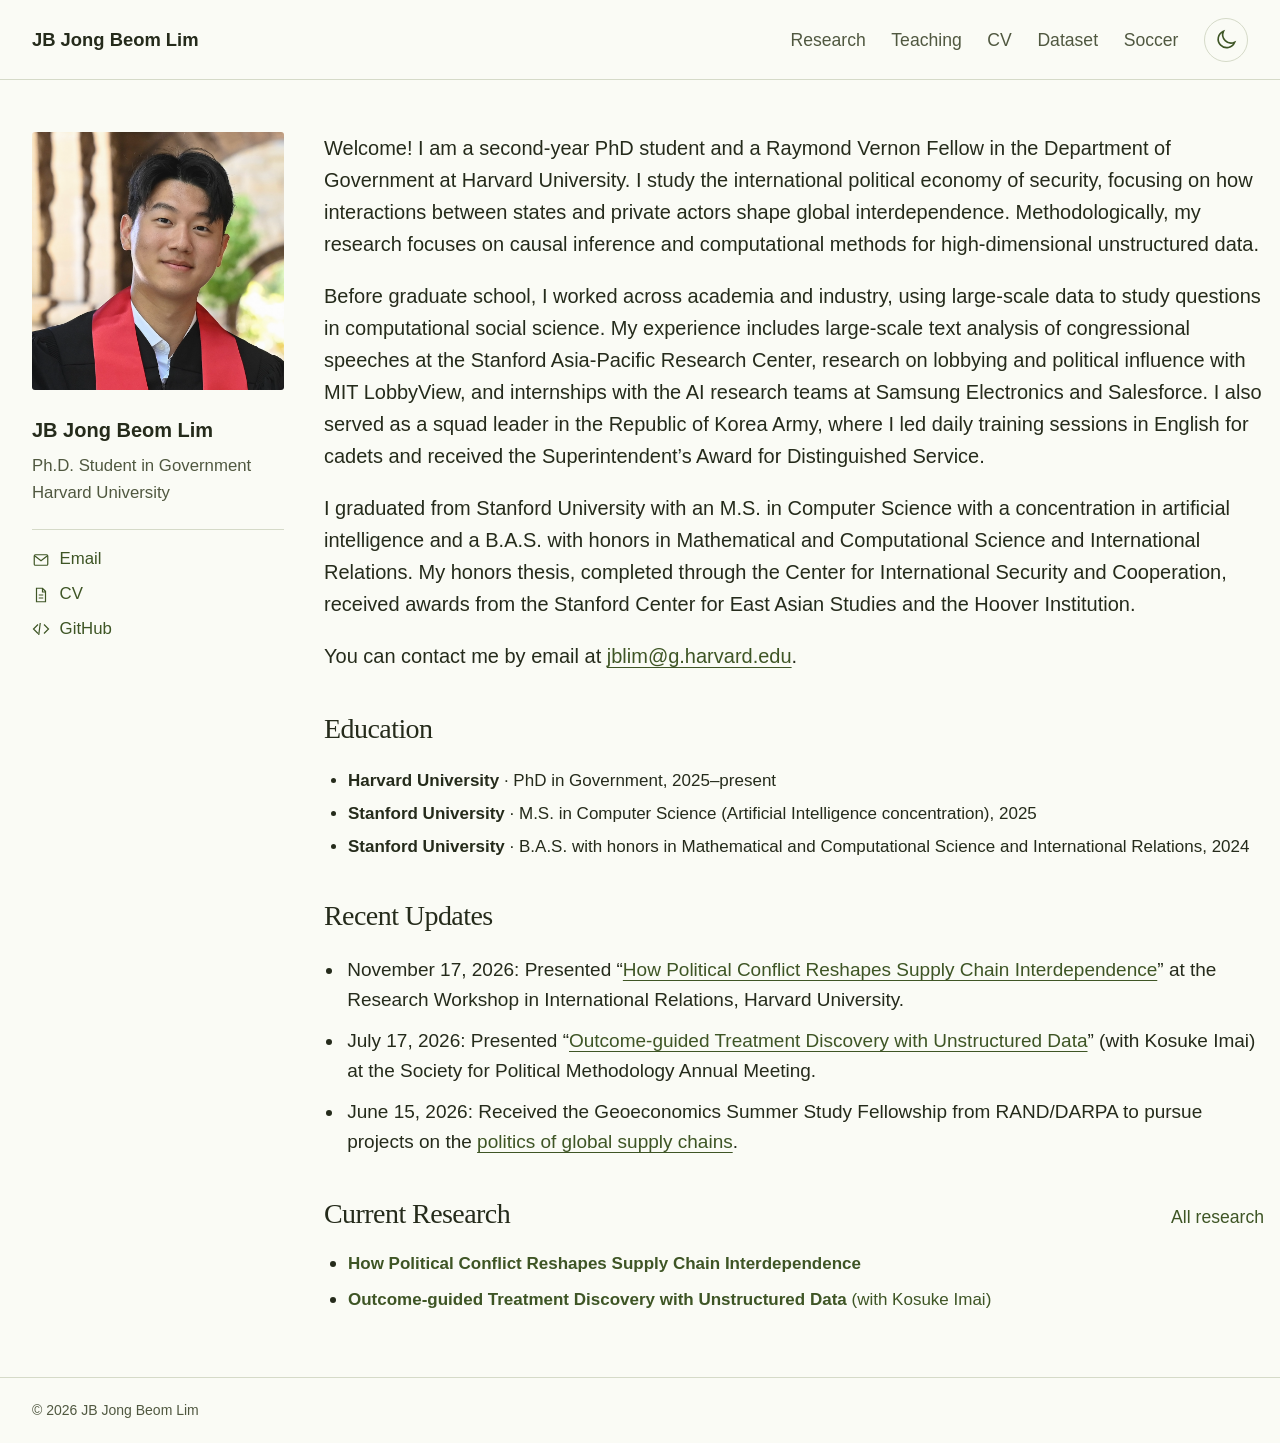
<file: index.html>
<!doctype html>
<html lang="en">
<head>
  <meta charset="utf-8">
  <meta name="viewport" content="width=device-width, initial-scale=1">
  <meta name="description" content="JB Jong Beom Lim, Ph.D. student in Government at Harvard University. International political economy and political methodology.">
  <title>JB Lim</title>
  <meta property="og:title" content="JB Lim">
  <meta name="google-site-verification" content="vTHPYF2PwlsZ3bLfBmZ6_m2ObRksgRP-ehfKVNxvQ5M" />
  <link rel="stylesheet" href="assets/style.css?v=6019724e419f">
  <link rel="icon" href="assets/favicon.svg" type="image/svg+xml">
  <script src="assets/site.js?v=20261109-display" defer></script>
  <style>img { -webkit-touch-callout: none; -webkit-user-select: none; user-select: none; }</style>
  <script src="photo-controls.js?v=20261119" defer></script>
</head>
<body>
  <a class="skip-link" href="#main">Skip to content</a>
  <header class="masthead"><div class="masthead-inner">
    <a class="site-name" href="index.html">JB Jong Beom Lim</a>
    <nav aria-label="Main navigation">
      <a href="research.html">Research</a>
      <a href="teaching.html">Teaching</a>
      <a href="files/cv.pdf" data-cv download="JB-Jong-Beom-Lim-CV.pdf">CV</a>
      <a href="dataset.html">Dataset</a>
      <a href="soccer.html">Soccer</a>
      <button type="button" class="theme-toggle" data-theme-toggle aria-label="Dark mode" aria-pressed="false" hidden>
        <svg class="theme-moon" viewBox="0 0 24 24" fill="none" stroke="currentColor" stroke-width="1.7" aria-hidden="true"><path d="M20.7 15A8.8 8.8 0 0 1 9 3.3 9 9 0 1 0 20.7 15Z"/></svg>
        <svg class="theme-sun" viewBox="0 0 24 24" fill="none" stroke="currentColor" stroke-width="1.7" stroke-linecap="round" aria-hidden="true"><circle cx="12" cy="12" r="4"/><path d="M12 2v2m0 16v2M2 12h2m16 0h2M5 5l1.5 1.5m11 11L19 19M5 19l1.5-1.5m11-11L19 5"/></svg>
      </button>
    </nav>
  </div></header>
  <div class="layout layout-home">
    <aside class="profile" aria-label="Profile">
      <img draggable="false" class="portrait" src="assets/jb-portrait.png" alt="JB Jong Beom Lim" width="958" height="980">
      <a class="profile-name" href="index.html">JB Jong Beom Lim</a>
      <p class="profile-role">Ph.D. Student in Government</p>
      <p class="profile-affiliation">Harvard University</p>
      <div class="profile-links">
        <a href="mailto:jblim@g.harvard.edu" data-email aria-label="Email JB Jong Beom Lim"><svg class="icon" viewBox="0 0 24 24" fill="none" stroke="currentColor" stroke-width="1.6" aria-hidden="true"><rect x="3" y="5" width="18" height="14" rx="1.5"/><path d="m3 6 9 7 9-7"/></svg><span>Email</span></a>
        <a href="files/cv.pdf" data-cv download="JB-Jong-Beom-Lim-CV.pdf"><svg class="icon" viewBox="0 0 24 24" fill="none" stroke="currentColor" stroke-width="1.6" aria-hidden="true"><path d="M6 3h8l4 4v14H6zM14 3v5h4M9 12h6M9 16h6"/></svg><span>CV</span></a>
        <a href="https://github.com/jlim216"><svg class="icon" viewBox="0 0 24 24" fill="none" stroke="currentColor" stroke-width="1.6" aria-hidden="true"><path d="m8 6-6 6 6 6m8-12 6 6-6 6m-5-14-2 16"/></svg><span>GitHub</span></a>
      </div>
      <p id="cv-notice" class="notice" data-notice role="status" aria-live="polite"></p>
    </aside>
    <main id="main" class="content">
      <p class="intro">Welcome! I am a second-year PhD student and a Raymond Vernon Fellow in the Department of Government at Harvard University. I study the international political economy of security, focusing on how interactions between states and private actors shape global interdependence. Methodologically, my research focuses on causal inference and computational methods for high-dimensional unstructured data.</p>
      <p class="intro">Before graduate school, I worked across academia and industry, using large-scale data to study questions in computational social science. My experience includes large-scale text analysis of congressional speeches at the Stanford Asia-Pacific Research Center, research on lobbying and political influence with MIT LobbyView, and internships with the AI research teams at Samsung Electronics and Salesforce. I also served as a squad leader in the Republic of Korea Army, where I led daily training sessions in English for cadets and received the Superintendent’s Award for Distinguished Service.</p>
      <p class="intro">I graduated from Stanford University with an M.S. in Computer Science with a concentration in artificial intelligence and a B.A.S. with honors in Mathematical and Computational Science and International Relations. My honors thesis, completed through the Center for International Security and Cooperation, received awards from the Stanford Center for East Asian Studies and the Hoover Institution.</p>
      <p class="intro">You can contact me by email at <a href="mailto:jblim@g.harvard.edu">jblim@g.harvard.edu</a>.</p>
      <section class="section" aria-labelledby="education-heading">
        <h2 id="education-heading">Education</h2>
        <ul class="education-list">
          <li><strong>Harvard University</strong> · PhD in Government, 2025–present</li>
          <li><strong>Stanford University</strong> · M.S. in Computer Science (Artificial Intelligence concentration), 2025</li>
          <li><strong>Stanford University</strong> · B.A.S. with honors in Mathematical and Computational Science and International Relations,&nbsp;2024</li>
        </ul>
      </section>
      <section class="section" aria-labelledby="updates-heading">
        <h2 id="updates-heading">Recent Updates</h2>
        <ul class="updates">
          <li><time datetime="2026-11-17">November 17, 2026:</time> Presented “<a href="research.html#global-trade-resilience">How Political Conflict Reshapes Supply Chain Interdependence</a>” at the Research Workshop in International Relations, Harvard University.</li>
          <li><time datetime="2026-07-17">July 17, 2026:</time> Presented “<a href="research.html#outcome-guided-treatment-discovery">Outcome-guided Treatment Discovery with Unstructured Data</a>” (with Kosuke&nbsp;Imai) at the Society for Political Methodology Annual Meeting.</li>
          <li><time datetime="2026-06-15">June 15, 2026:</time> Received the Geoeconomics Summer Study Fellowship from RAND/DARPA to pursue projects on the <a href="research.html#global-trade-resilience">politics of global supply chains</a>.</li>
        </ul>
      </section>
      <section class="section" aria-labelledby="preview-heading">
        <div class="section-heading"><h2 id="preview-heading">Current Research</h2><a class="small-link" href="research.html">All research</a></div>
        <ul class="project-list">
          <li class="research-preview">
            <h3><a href="research.html#global-trade-resilience">How Political Conflict Reshapes Supply Chain Interdependence</a></h3>
          </li>
          <li class="research-preview">
            <h3><a href="research.html#outcome-guided-treatment-discovery">Outcome-guided Treatment Discovery with Unstructured Data <span class="coauthors">(with Kosuke&nbsp;Imai)</span></a></h3>
          </li>
        </ul>
      </section>
    </main>
  </div>
  <footer class="footer"><div>© 2026 JB Jong Beom Lim</div></footer>
</body>
</html>
</file>
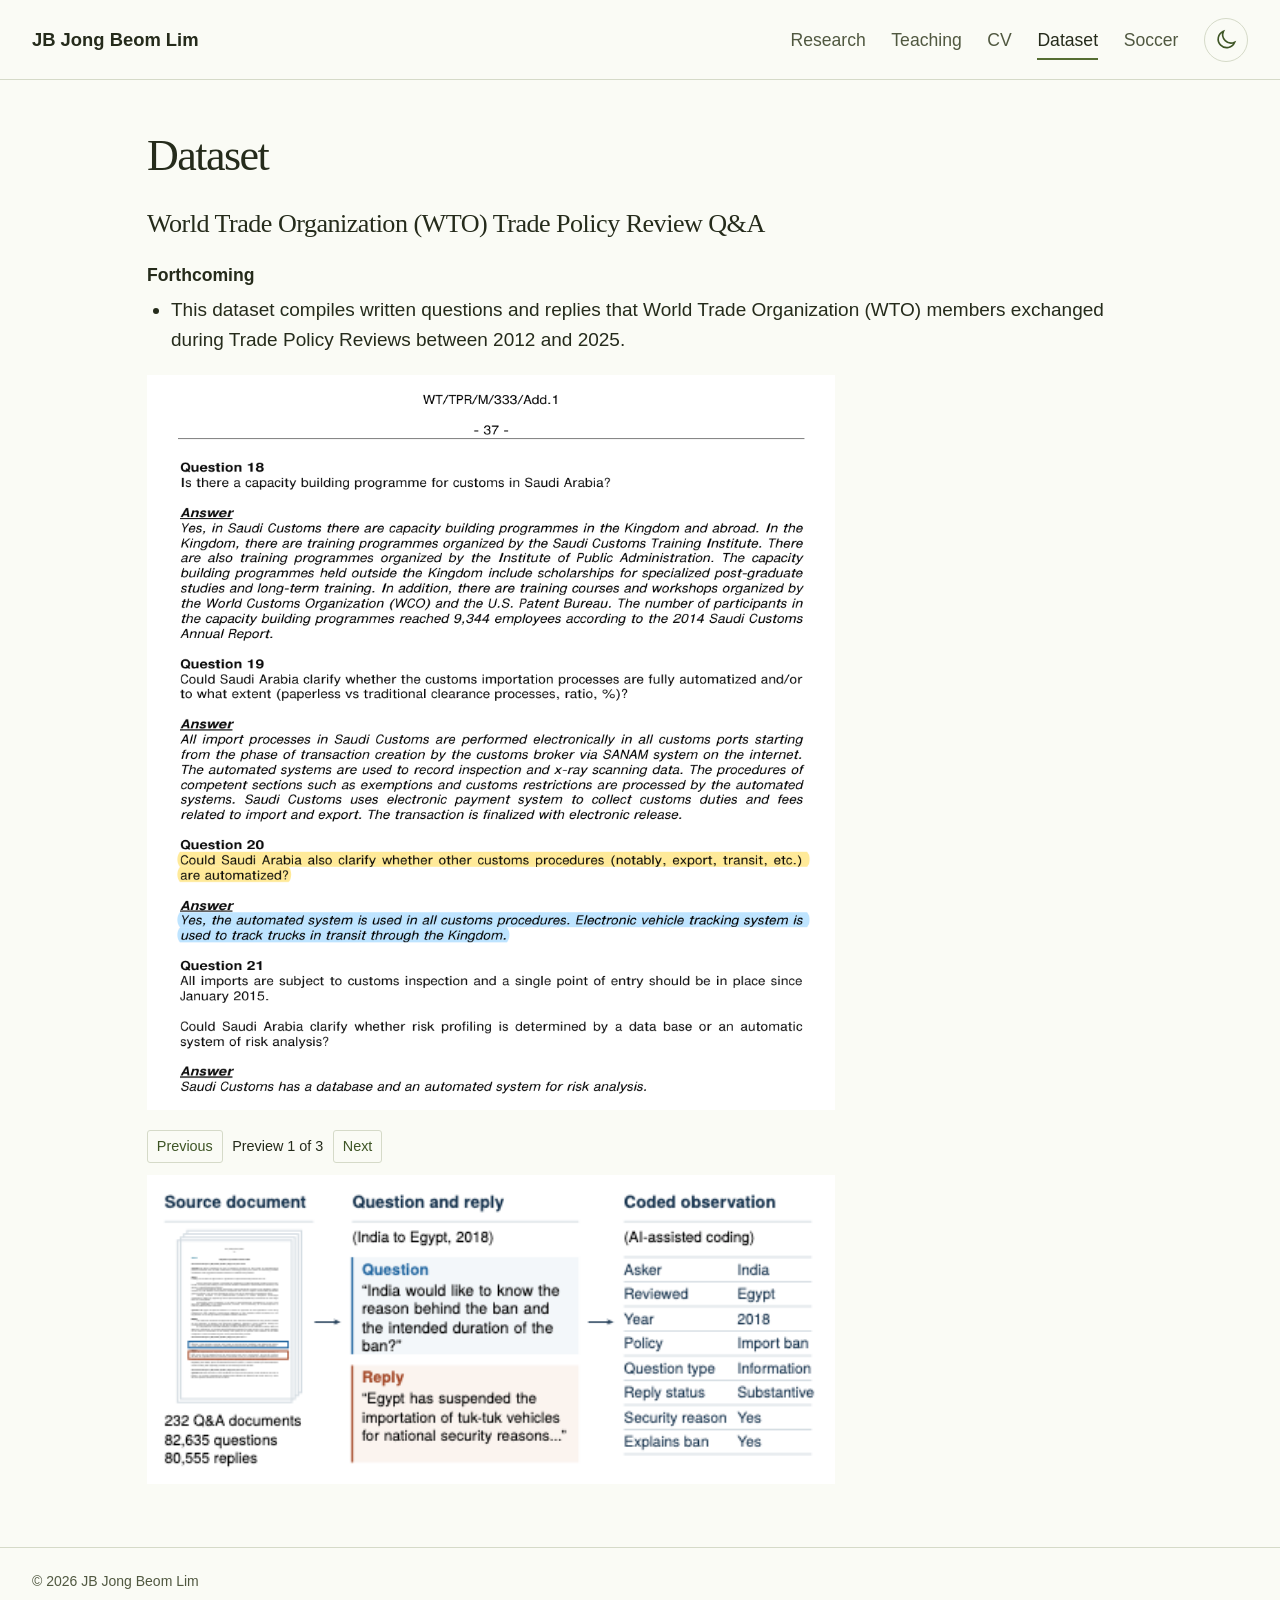
<file: dataset.html>
<!doctype html>
<html lang="en">
<head>
  <meta charset="utf-8">
  <meta name="viewport" content="width=device-width, initial-scale=1">
  <meta name="description" content="World Trade Organization (WTO) Trade Policy Review Q&amp;A, 2012–2025. A dataset by JB Jong Beom Lim.">
  <title>Dataset | JB Jong Beom Lim</title>
  <link rel="stylesheet" href="assets/style.css?v=6019724e419f">
  <link rel="icon" href="assets/favicon.svg" type="image/svg+xml">
  <script src="assets/site.js?v=20261109-dataset-carousel" defer></script>
  <style>img { -webkit-touch-callout: none; -webkit-user-select: none; user-select: none; }</style>
  <script src="photo-controls.js?v=20261119" defer></script>
</head>
<body>
  <a class="skip-link" href="#main">Skip to content</a>
  <header class="masthead"><div class="masthead-inner">
    <a class="site-name" href="index.html">JB Jong Beom Lim</a>
    <nav aria-label="Main navigation">
      <a href="research.html">Research</a>
      <a href="teaching.html">Teaching</a>
      <a href="files/cv.pdf" data-cv download="JB-Jong-Beom-Lim-CV.pdf">CV</a>
      <a href="dataset.html" aria-current="page">Dataset</a>
      <a href="soccer.html">Soccer</a>
      <button type="button" class="theme-toggle" data-theme-toggle aria-label="Dark mode" aria-pressed="false" hidden>
        <svg class="theme-moon" viewBox="0 0 24 24" fill="none" stroke="currentColor" stroke-width="1.7" aria-hidden="true"><path d="M20.7 15A8.8 8.8 0 0 1 9 3.3 9 9 0 1 0 20.7 15Z"/></svg>
        <svg class="theme-sun" viewBox="0 0 24 24" fill="none" stroke="currentColor" stroke-width="1.7" stroke-linecap="round" aria-hidden="true"><circle cx="12" cy="12" r="4"/><path d="M12 2v2m0 16v2M2 12h2m16 0h2M5 5l1.5 1.5m11 11L19 19M5 19l1.5-1.5m11-11L19 5"/></svg>
      </button>
    </nav>
  </div></header>
  <div class="layout layout-content-only">
    <main id="main" class="content">
      <h1 id="dataset-heading">Dataset</h1>
      <article class="project dataset-project" id="wto-tpr-qa">
        <h2>World Trade Organization (WTO) Trade Policy Review Q&amp;A</h2>
        <p class="project-label"><strong>Forthcoming</strong></p>
        <ul class="dataset-description">
          <li>This dataset compiles written questions and replies that World Trade Organization (WTO) members exchanged during Trade Policy Reviews between 2012 and 2025.</li>
        </ul>
        <div class="dataset-gallery">
          <figure class="dataset-preview dataset-source">
            <img draggable="false" src="assets/wto-tpr-qa-preview.png" alt="Highlighted question and reply on customs automation from Saudi Arabia’s 2016 World Trade Organization (WTO) Trade Policy Review." width="998" height="1065" loading="lazy">
          </figure>
          <div class="dataset-carousel" role="group" aria-label="Additional dataset previews" data-dataset-carousel>
            <div class="dataset-controls" data-preview-controls hidden>
              <button type="button" data-preview-previous>Previous</button>
              <span data-preview-position aria-live="polite"></span>
              <button type="button" data-preview-next>Next</button>
            </div>
            <figure class="dataset-preview">
              <img draggable="false" src="assets/wto-tpr-workflow.png" alt="Diagram showing an exchange between India and Egypt coded from a WTO source document." loading="lazy">
            </figure>
            <figure class="dataset-preview">
              <img draggable="false" src="assets/wto-tpr-dashboard.png?v=6365d7401c93" alt="Prototype dashboard with dataset totals and a chart of questions by year." loading="lazy">
            </figure>
            <figure class="dataset-preview">
              <img draggable="false" src="assets/wto-tpr-explorer.jpg" alt="Prototype explorer with search, filters, and a table of WTO questions and reply status." width="1265" height="712" loading="lazy">
            </figure>
          </div>
        </div>
      </article>
      <p id="cv-notice" class="notice" data-notice role="status" aria-live="polite"></p>
    </main>
  </div>
  <footer class="footer"><div>© 2026 JB Jong Beom Lim</div></footer>
</body>
</html>
</file>
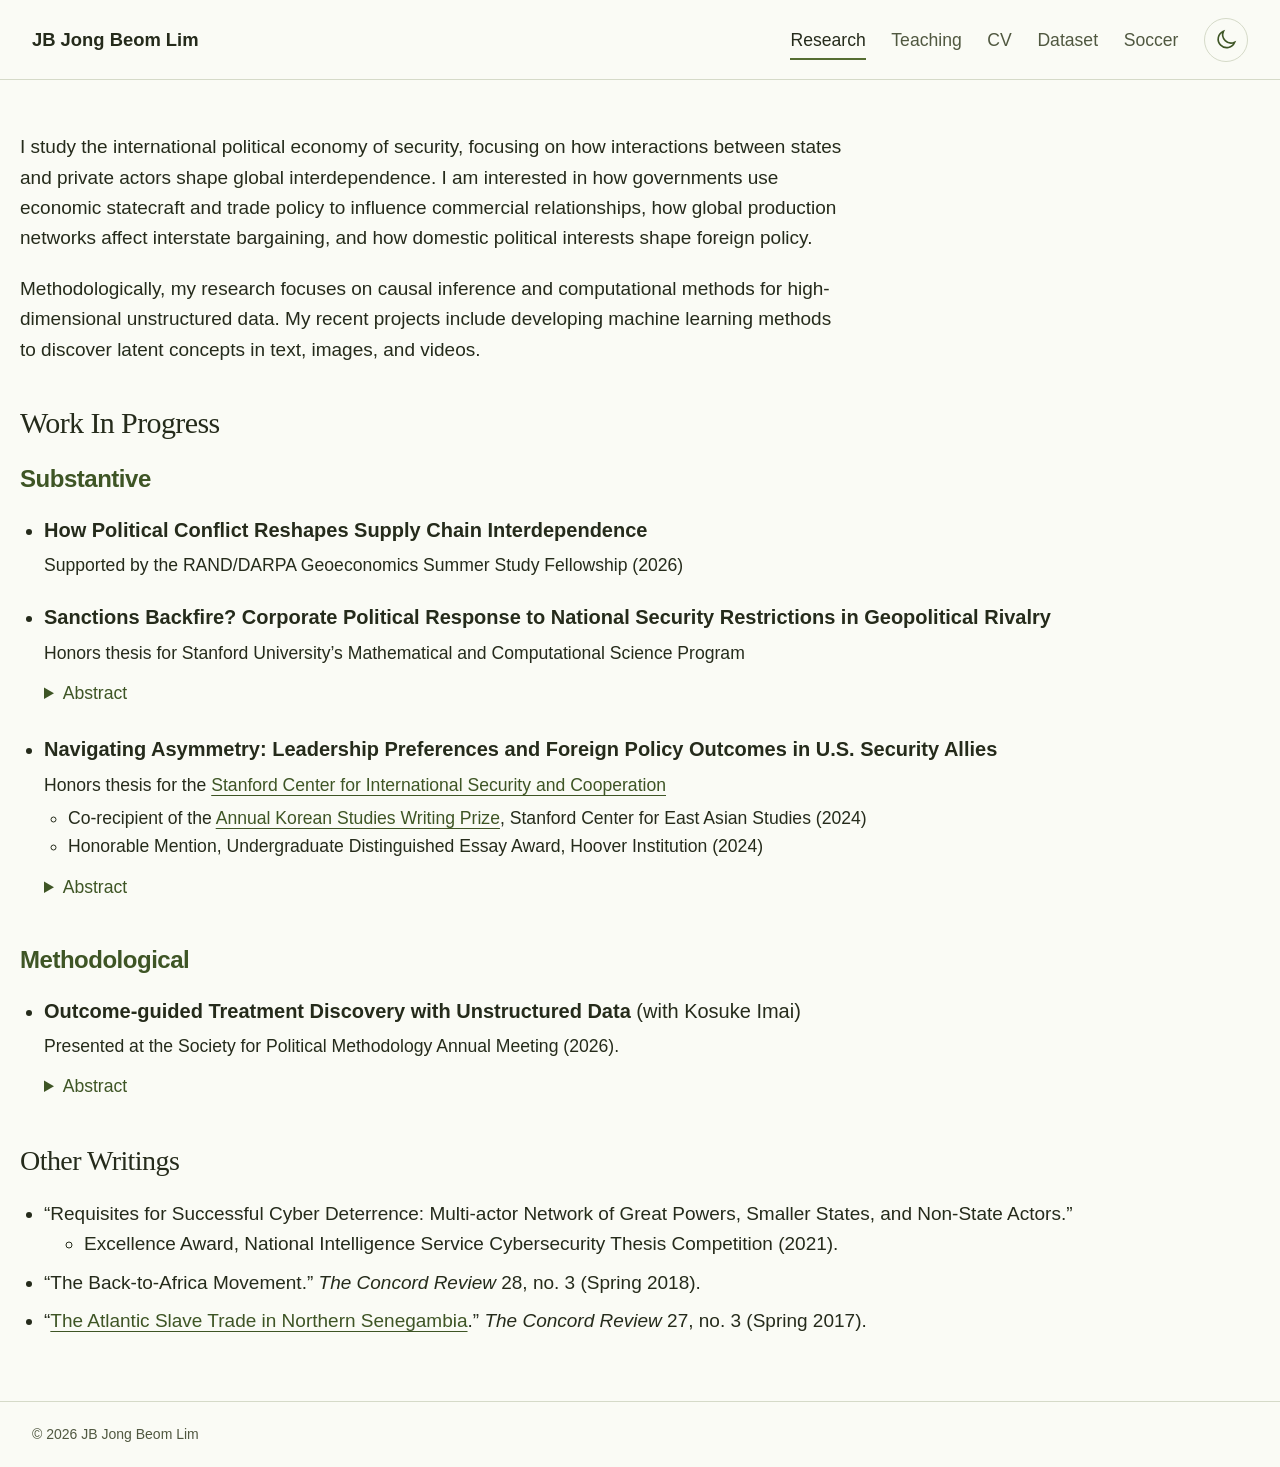
<file: research.html>
<!doctype html>
<html lang="en">
<head>
  <meta charset="utf-8">
  <meta name="viewport" content="width=device-width, initial-scale=1">
  <meta name="description" content="JB Jong Beom Lim, Ph.D. student in Government at Harvard University. International political economy and political methodology.">
  <title>Research | JB Jong Beom Lim</title>
  <link rel="stylesheet" href="assets/style.css?v=6019724e419f">
  <link rel="icon" href="assets/favicon.svg" type="image/svg+xml">
  <script src="assets/site.js?v=20261109-display" defer></script>
</head>
<body>
  <a class="skip-link" href="#main">Skip to content</a>
  <header class="masthead"><div class="masthead-inner">
    <a class="site-name" href="index.html">JB Jong Beom Lim</a>
    <nav aria-label="Main navigation">
      <a href="research.html" aria-current="page">Research</a>
      <a href="teaching.html">Teaching</a>
      <a href="files/cv.pdf" data-cv download="JB-Jong-Beom-Lim-CV.pdf">CV</a>
      <a href="dataset.html">Dataset</a>
      <a href="soccer.html">Soccer</a>
      <button type="button" class="theme-toggle" data-theme-toggle aria-label="Dark mode" aria-pressed="false" hidden>
        <svg class="theme-moon" viewBox="0 0 24 24" fill="none" stroke="currentColor" stroke-width="1.7" aria-hidden="true"><path d="M20.7 15A8.8 8.8 0 0 1 9 3.3 9 9 0 1 0 20.7 15Z"/></svg>
        <svg class="theme-sun" viewBox="0 0 24 24" fill="none" stroke="currentColor" stroke-width="1.7" stroke-linecap="round" aria-hidden="true"><circle cx="12" cy="12" r="4"/><path d="M12 2v2m0 16v2M2 12h2m16 0h2M5 5l1.5 1.5m11 11L19 19M5 19l1.5-1.5m11-11L19 5"/></svg>
      </button>
    </nav>
  </div></header>
  <div class="layout layout-content-only layout-research">
    <main id="main" class="content">
      <p class="intro">I study the international political economy of security, focusing on how interactions between states and private actors shape global interdependence. I am interested in how governments use economic statecraft and trade policy to influence commercial relationships, how global production networks affect interstate bargaining, and how domestic political interests shape foreign policy.</p>
      <p class="intro">Methodologically, my research focuses on causal inference and computational methods for high-dimensional unstructured data. My recent projects include developing machine learning methods to discover latent concepts in text, images, and videos.</p>
      <section class="section research-work" aria-labelledby="work-heading">
        <h2 id="work-heading">Work In Progress</h2>
        <section aria-labelledby="substantive-heading">
          <h3 class="theme-heading" id="substantive-heading">Substantive</h3>
          <ul class="project-list">
            <li class="project" id="global-trade-resilience">
              <h4>How Political Conflict Reshapes Supply Chain Interdependence</h4>
              <p class="project-label">Supported by the RAND/DARPA Geoeconomics Summer Study Fellowship (2026)</p>
            </li>
            <li class="project" id="sanctions-backfire">
              <h4>Sanctions Backfire? Corporate Political Response to National Security Restrictions in Geopolitical Rivalry</h4>
              <p class="project-label">Honors thesis for Stanford University’s Mathematical and Computational Science Program</p>
              <details>
                <summary>Abstract</summary>
                <div class="abstract">
                  <p>How do multinational corporations (MNCs) from geopolitical adversaries respond to national security sanctions imposed by host states? Existing literature focuses on the deterrent and constraining effects of sanctions but often overlooks how well-resourced MNCs strategically navigate such restrictions. Drawing on theories of corporate political activity, I argue that national security sanctions can intensify, rather than suppress, political engagement by targeted firms. When exit options are limited and core operations threatened, these companies adopt aggressive political strategies to safeguard their interests.</p>
                  <p>To test this argument, I examine Huawei’s response to its 2019 designation on the U.S. Entity List using an original lobbying dataset from 2008 to 2022. Employing difference-in-differences estimation and Bayesian structural time-series modeling, my analysis reveals that sanctions by Washington significantly increased Huawei’s lobbying expenditure—contrary to the intended goal of limiting foreign influence. In particular, this surge was not driven by broader industry or China-wide trends, but reflects a firm-specific response to regulations by the host state. These findings challenge state-centric assumptions in the sanctions literature and highlight the political agency of well-resourced multinational corporations under geopolitical pressure. This study underscores the unintended consequences of security-driven sanctions and contributes to debates on economic statecraft and corporate agency.</p>
                </div>
              </details>
            </li>
            <li class="project" id="navigating-asymmetry">
              <h4>Navigating Asymmetry: Leadership Preferences and Foreign Policy Outcomes in U.S. Security Allies</h4>
              <p class="project-label">Honors thesis for the <a href="https://fsi.stanford.edu/news/introducing-our-2023-24-cisac-honors-students">Stanford Center for International Security and Cooperation</a></p>
              <ul class="recognition-list">
                <li>Co-recipient of the <a href="https://ceas.stanford.edu/news/13th-annual-korean-studies-writing-prize-awarded-co-recipient-jb-lim">Annual Korean Studies Writing Prize</a>, Stanford Center for East Asian Studies (2024)</li>
                <li>Honorable Mention, Undergraduate Distinguished Essay Award, Hoover Institution (2024)</li>
              </ul>
              <details>
                <summary>Abstract</summary>
                <div class="abstract">
                  <p>How do leaders of allied states, dependent on the United States for security, shape foreign policy outcomes amidst pressures from the dominant ally and domestic actors? This thesis examines the impact of leadership preferences on foreign policy decision-making in South Korea and the Philippines, two key U.S. treaty allies in the Indo-Pacific. Drawing from interviews with over 40 foreign policy practitioners and detailed case studies, the research finds that allied state leaders’ preferences moderate the effects of both international demands and domestic opposition. While U.S. pressure and domestic opinion establish limits to policy choices, leaders have individual policy preferences that determine how they navigate these constraints.</p>
                  <p>Under leaders who supported U.S. demands, the two nations strengthened their alliance with Washington. Conversely, those who favored a more independent foreign policy sought to balance U.S. interests with their own policy preference. In this process, leaders strategically aligned with domestic or U.S. demands, leveraging this alignment to justify their preferred policy stance and override opposition from the other side. Finally, although leaders skeptical of U.S. demands eventually made concessions to preserve the alliance, the degree of accommodation varied based on their stance. These findings highlight the relevance of individual leadership in asymmetrical security partnerships, offering insights into the interplay between structural forces and individual factors in alliance management.</p>
                </div>
              </details>
            </li>
          </ul>
        </section>
        <section class="section" aria-labelledby="methodological-heading">
          <h3 class="theme-heading" id="methodological-heading">Methodological</h3>
          <ul class="project-list">
            <li class="project" id="outcome-guided-treatment-discovery">
              <h4>Outcome-guided Treatment Discovery with Unstructured Data <span class="coauthors">(with Kosuke&nbsp;Imai)</span></h4>
              <p class="project-label">Presented at the Society for Political Methodology Annual Meeting (2026).</p>
              <details><summary>Abstract</summary><div class="abstract"><p>Researchers often seek to estimate the causal effects of attributes embedded in text and images before knowing which attributes constitute the relevant treatments. We develop an outcome-guided framework for discovering candidate treatments from high-dimensional data. Researchers first learn an outcome-relevant representation, decompose it with a sparse autoencoder, and retain stable, substantively interpretable features. Because outcome supervision precedes decomposition, the method allows researchers to discover latent attributes relevant to the research question. We then connect discovery to GenAI-Powered Inference, using training data to define candidate treatments and held-out data to estimate their effects. In applications to candidate biographies and Danish candidate photographs, the method independently discovers military-service content and an attractiveness-related image dimension and obtains positive causal estimates for both features, consistent with findings from prior studies. The framework helps researchers discover new treatments for causal analysis and future experiments.</p></div></details>
              <!-- Add a draft link when available: <p class="paper-links"><a href="files/outcome-guided-treatment-discovery.pdf">Draft</a></p> -->
            </li>
          </ul>
        </section>
      </section>
      <section class="section" aria-labelledby="other-writings-heading">
        <h2 id="other-writings-heading">Other Writings</h2>
        <ul class="writings-list">
          <li>
            “Requisites for Successful Cyber Deterrence: Multi-actor Network of Great Powers, Smaller States, and Non-State Actors.”
            <ul>
              <li>Excellence Award, National Intelligence Service Cybersecurity Thesis Competition (2021).</li>
            </ul>
          </li>
          <li>“The Back-to-Africa Movement.” <cite>The Concord Review</cite> 28, no. 3 (Spring 2018).</li>
          <li>“<a href="files/atlantic-slave-trade-in-northern-senegambia.pdf">The Atlantic Slave Trade in Northern Senegambia</a>.” <cite>The Concord Review</cite> 27, no. 3 (Spring 2017).</li>
        </ul>
      </section>
      <p id="cv-notice" class="notice" data-notice role="status" aria-live="polite"></p>
    </main>
  </div>
  <footer class="footer"><div>© 2026 JB Jong Beom Lim</div></footer>
</body>
</html>
</file>
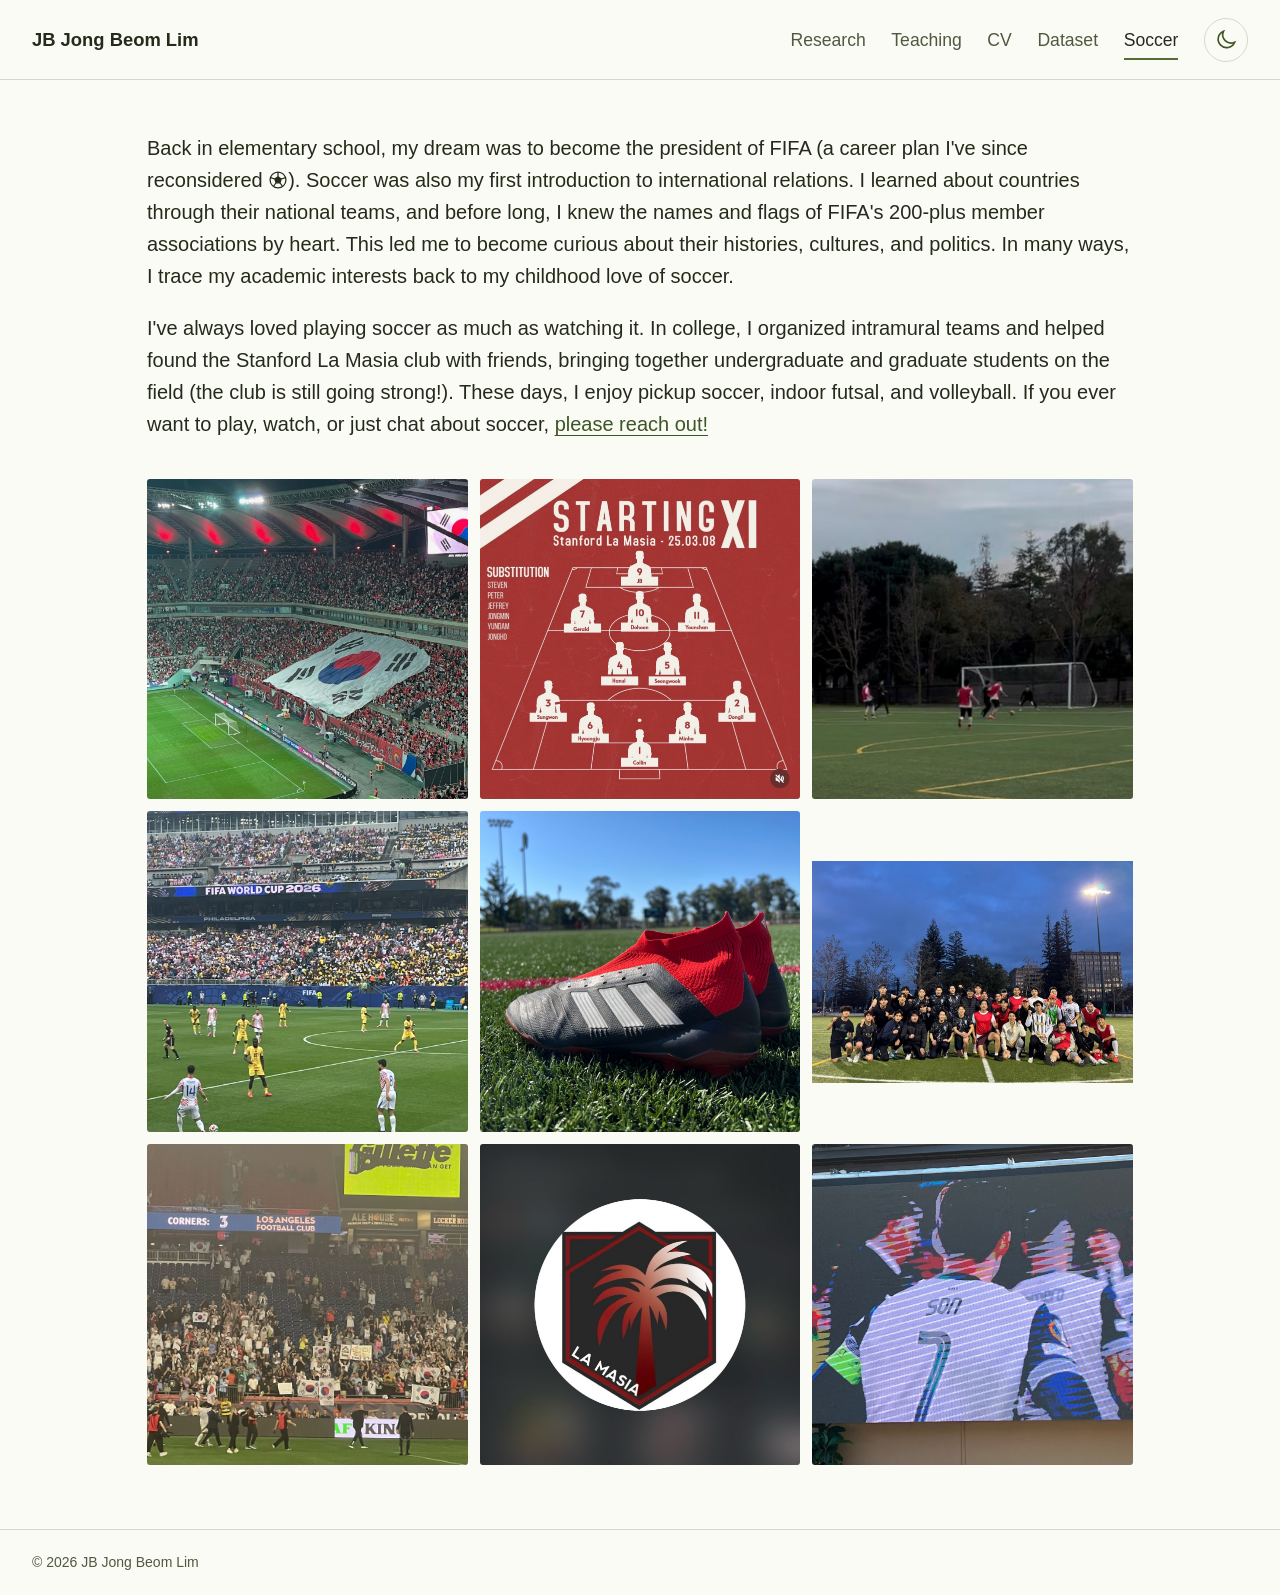
<file: soccer.html>
<!doctype html>
<html lang="en">
<head>
  <meta charset="utf-8">
  <meta name="viewport" content="width=device-width, initial-scale=1">
  <meta name="description" content="JB Lim on soccer and how it first sparked his interest in international relations.">
  <title>Soccer | JB Lim</title>
  <link rel="stylesheet" href="assets/style.css?v=f70a97e47303">
  <style>
    .soccer-gallery { grid-template-columns: repeat(3, minmax(0, 1fr)); }
    @media (max-width: 700px) {
      .soccer-gallery { gap: .4rem; }
      .soccer-gallery figcaption { font-size: .65rem; padding: .2rem; }
    }
  </style>
  <link rel="icon" href="assets/favicon.svg" type="image/svg+xml">
  <script src="assets/site.js?v=20261109-display" defer></script>
  <style>img { -webkit-touch-callout: none; -webkit-user-select: none; user-select: none; }</style>
  <script src="photo-controls.js?v=20261119" defer></script>
</head>
<body>
  <a class="skip-link" href="#main">Skip to content</a>
  <header class="masthead"><div class="masthead-inner">
    <a class="site-name" href="index.html">JB Jong Beom Lim</a>
    <nav aria-label="Main navigation">
      <a href="research.html">Research</a>
      <a href="teaching.html">Teaching</a>
      <a href="files/cv.pdf" data-cv download="JB-Jong-Beom-Lim-CV.pdf">CV</a>
      <a href="dataset.html">Dataset</a>
      <a href="soccer.html" aria-current="page">Soccer</a>
      <button type="button" class="theme-toggle" data-theme-toggle aria-label="Dark mode" aria-pressed="false" hidden>
        <svg class="theme-moon" viewBox="0 0 24 24" fill="none" stroke="currentColor" stroke-width="1.7" aria-hidden="true"><path d="M20.7 15A8.8 8.8 0 0 1 9 3.3 9 9 0 1 0 20.7 15Z"/></svg>
        <svg class="theme-sun" viewBox="0 0 24 24" fill="none" stroke="currentColor" stroke-width="1.7" stroke-linecap="round" aria-hidden="true"><circle cx="12" cy="12" r="4"/><path d="M12 2v2m0 16v2M2 12h2m16 0h2M5 5l1.5 1.5m11 11L19 19M5 19l1.5-1.5m11-11L19 5"/></svg>
      </button>
    </nav>
  </div></header>
  <div class="layout layout-content-only">
    <main id="main" class="content" aria-label="Soccer">
      <p class="intro">Back in elementary school, my dream was to become the president of FIFA (a career plan I've since reconsidered&nbsp;<svg class="soccer-ball" viewBox="0 0 24 24" fill="none" stroke="currentColor" stroke-width="1.5" stroke-linejoin="round" aria-hidden="true"><circle cx="12" cy="12" r="9.5"/><path d="m12 8 3.8 2.8-1.5 4.5H9.7l-1.5-4.5L12 8Z" fill="currentColor"/><path d="M12 8V2.5m3.8 8.3 5.2-1.7m-6.7 6.2 3.2 4.5m-7.8-4.5-3.2 4.5m1.7-9-5.2-1.7"/></svg>). Soccer was also my first introduction to international relations. I learned about countries through their national teams, and before long, I knew the names and flags of FIFA's 200-plus member associations by heart. This led me to become curious about their histories, cultures, and politics. In many ways, I trace my academic interests back to my childhood love of soccer.</p>
      <p class="intro">I've always loved playing soccer as much as watching it. In college, I organized intramural teams and helped found the Stanford La Masia club with friends, bringing together undergraduate and graduate students on the field (the club is still going strong!). These days, I enjoy pickup soccer, indoor futsal, and volleyball. If you ever want to play, watch, or just chat about soccer, <a href="mailto:jblim@g.harvard.edu">please reach out!</a></p>
      <section class="section" id="soccer-photos-heading" aria-label="Soccer photo gallery">
        <ul class="soccer-gallery" role="list">
          <li>
            <figure tabindex="0">
              <img draggable="false" src="assets/soccer-photo-6.jpg" alt="Fans unfurl a large South Korean flag in a packed stadium." width="1280" height="1108" loading="lazy">
              <figcaption>Seoul World Cup Stadium, 2024</figcaption>
            </figure>
          </li>
          <li>
            <figure tabindex="0">
              <img draggable="false" src="assets/soccer-photo-2.jpg" alt="Stanford La Masia starting lineup graphic with JB wearing number 9." width="1277" height="1280" loading="lazy">
              <figcaption>Striker</figcaption>
            </figure>
          </li>
          <li class="soccer-photo-low">
            <figure tabindex="0">
              <img draggable="false" src="assets/soccer-photo-1.jpg" alt="Players in red bibs approach the goal during a soccer game." width="736" height="981" loading="lazy">
              <figcaption>Scoring my first goal vs. Cal</figcaption>
            </figure>
          </li>
          <li class="soccer-photo-low">
            <figure tabindex="0">
              <img draggable="false" src="assets/soccer-photo-4.jpg" alt="A 2026 FIFA World Cup match seen from the stands in Philadelphia." width="1054" height="1280" loading="lazy">
              <figcaption>Philadelphia Stadium, 2026</figcaption>
            </figure>
          </li>
          <li class="soccer-photo-low"><img draggable="false" src="assets/soccer-photo-8.jpg" alt="Red and black soccer cleats sit on the turf." width="1080" height="1440" loading="lazy"></li>
          <li class="soccer-photo-team">
            <figure tabindex="0">
              <img draggable="false" src="assets/soccer-photo-9.jpg" alt="Players pose together on a soccer field at dusk." width="1280" height="886" loading="lazy">
              <figcaption>Stanford, 2025</figcaption>
            </figure>
          </li>
          <li>
            <figure tabindex="0">
              <img draggable="false" src="assets/soccer-photo-5.jpg" alt="Fans wave South Korean flags behind the pitch at an LAFC match." width="1280" height="829" loading="lazy">
              <figcaption>Gillette Stadium, 2025</figcaption>
            </figure>
          </li>
          <li>
            <figure tabindex="0">
              <img draggable="false" src="assets/soccer-photo-3.jpg" alt="Stanford La Masia crest featuring a red palm tree." width="1272" height="1280" loading="lazy">
              <figcaption>Stanford La Masia Club</figcaption>
            </figure>
          </li>
          <li>
            <figure tabindex="0">
              <img draggable="false" src="assets/soccer-photo-10.jpg" alt="A large screen shows Son wearing his number 7 jersey." width="1080" height="1440" loading="lazy">
              <figcaption>My football hero</figcaption>
            </figure>
          </li>
        </ul>
      </section>
      <p id="cv-notice" class="notice" data-notice role="status" aria-live="polite"></p>
    </main>
  </div>
  <footer class="footer"><div>© 2026 JB Jong Beom Lim</div></footer>
  <script>
    const soccerGallery = document.querySelector(".soccer-gallery");
    const captionTap = matchMedia("(hover: none), (max-width: 700px)");

    document.addEventListener("click", event => {
      if (!captionTap.matches && event.pointerType !== "touch") return;
      const tappedPhoto = event.target.closest(".soccer-gallery figure");
      const openPhoto = soccerGallery.querySelector("[data-caption-open]");
      openPhoto?.removeAttribute("data-caption-open");
      if (tappedPhoto && tappedPhoto !== openPhoto) {
        tappedPhoto.setAttribute("data-caption-open", "");
      }
    });
  </script>
</body>
</html>
</file>
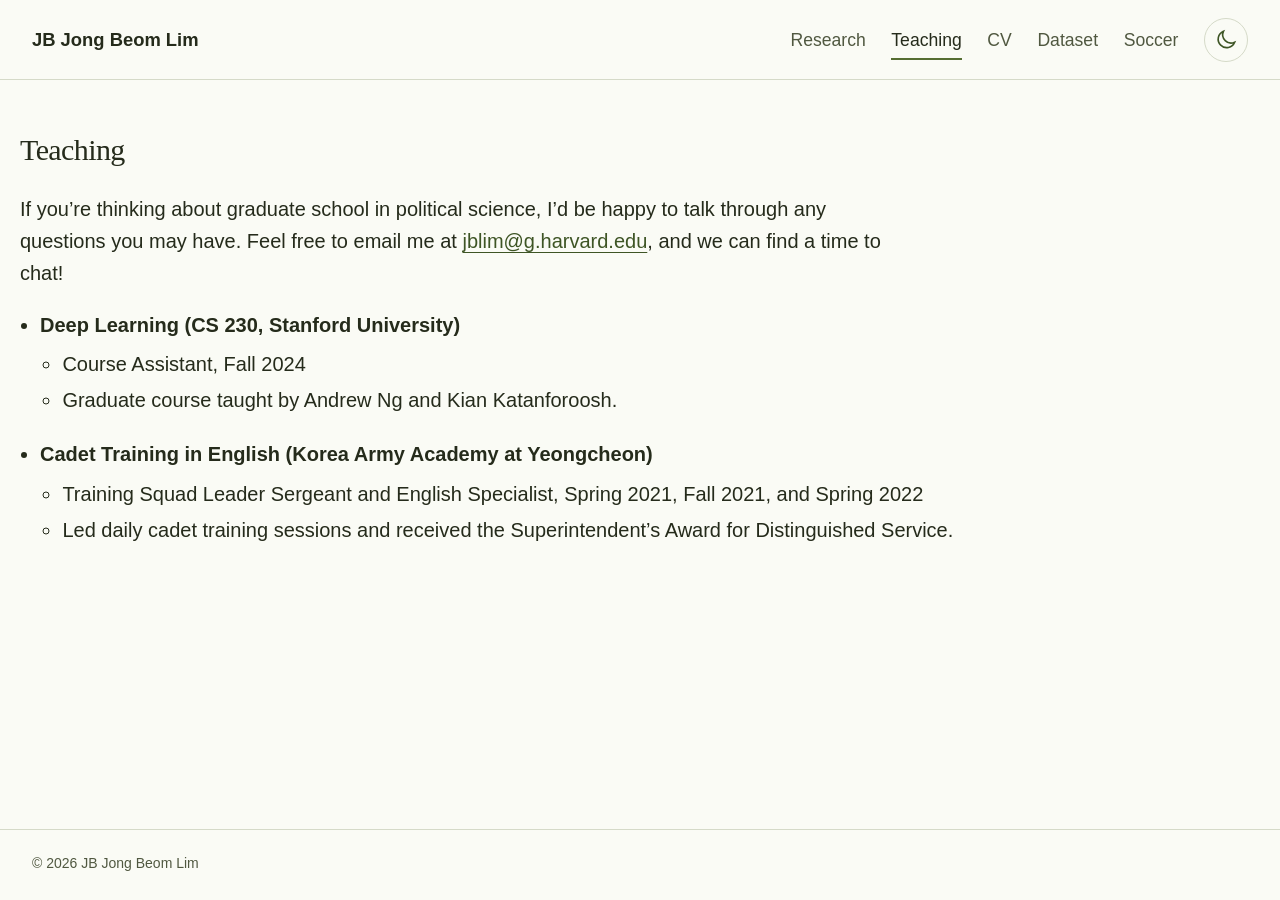
<file: teaching.html>
<!doctype html>
<html lang="en">
<head>
  <meta charset="utf-8">
  <meta name="viewport" content="width=device-width, initial-scale=1">
  <meta name="description" content="JB Jong Beom Lim, Ph.D. student in Government at Harvard University. International political economy and political methodology.">
  <title>Teaching | JB Jong Beom Lim</title>
  <link rel="stylesheet" href="assets/style.css?v=6019724e419f">
  <link rel="icon" href="assets/favicon.svg" type="image/svg+xml">
  <script src="assets/site.js?v=20261109-display" defer></script>
</head>
<body>
  <a class="skip-link" href="#main">Skip to content</a>
  <header class="masthead"><div class="masthead-inner">
    <a class="site-name" href="index.html">JB Jong Beom Lim</a>
    <nav aria-label="Main navigation">
      <a href="research.html">Research</a>
      <a href="teaching.html" aria-current="page">Teaching</a>
      <a href="files/cv.pdf" data-cv download="JB-Jong-Beom-Lim-CV.pdf">CV</a>
      <a href="dataset.html">Dataset</a>
      <a href="soccer.html">Soccer</a>
      <button type="button" class="theme-toggle" data-theme-toggle aria-label="Dark mode" aria-pressed="false" hidden>
        <svg class="theme-moon" viewBox="0 0 24 24" fill="none" stroke="currentColor" stroke-width="1.7" aria-hidden="true"><path d="M20.7 15A8.8 8.8 0 0 1 9 3.3 9 9 0 1 0 20.7 15Z"/></svg>
        <svg class="theme-sun" viewBox="0 0 24 24" fill="none" stroke="currentColor" stroke-width="1.7" stroke-linecap="round" aria-hidden="true"><circle cx="12" cy="12" r="4"/><path d="M12 2v2m0 16v2M2 12h2m16 0h2M5 5l1.5 1.5m11 11L19 19M5 19l1.5-1.5m11-11L19 5"/></svg>
      </button>
    </nav>
  </div></header>
  <div class="layout layout-content-only layout-teaching">
    <main id="main" class="content teaching-content">
      <h1>Teaching</h1>
      <p>If you’re thinking about graduate school in political science, I’d be happy to talk through any questions you may have. Feel free to email me at <a href="mailto:jblim@g.harvard.edu">jblim@g.harvard.edu</a>, and we can find a time to chat!</p>
      <ul class="teaching-list">
        <li class="teaching-entry">
          <h2>Deep Learning (CS 230, Stanford University)</h2>
          <ul>
            <li>Course Assistant, Fall 2024</li>
            <li>Graduate course taught by Andrew Ng and Kian Katanforoosh.</li>
          </ul>
        </li>
        <li class="teaching-entry">
          <h2>Cadet Training in English (Korea Army Academy at Yeongcheon)</h2>
          <ul>
            <li>Training Squad Leader Sergeant and English Specialist, Spring 2021, Fall 2021, and Spring 2022</li>
            <li>Led daily cadet training sessions and received the Superintendent’s Award for Distinguished Service.</li>
          </ul>
        </li>
      </ul>
      <p id="cv-notice" class="notice" data-notice role="status" aria-live="polite"></p>
    </main>
  </div>
  <footer class="footer"><div>© 2026 JB Jong Beom Lim</div></footer>
</body>
</html>
</file>
<file: assets/style.css>
/* Shared styling for all pages. Change these variables to customize the palette. */
:root {
  --ink: #252b1b;
  --muted: #505840;
  --link: #3e5525;
  --accent: #556d32;
  --line: #d5dac8;
  --panel: #e8eddb;
  --paper: #fafbf5;
  --serif: Georgia, "Times New Roman", serif;
  --sans: -apple-system, BlinkMacSystemFont, "Segoe UI", Helvetica, Arial, sans-serif;
}
* { box-sizing: border-box; }
html { color-scheme: light; scroll-behavior: smooth; }
html[data-theme="dark"] {
  color-scheme: dark;
  --ink: #eef2e2;
  --muted: #c1caad;
  --link: #c3dc8c;
  --accent: #dcecae;
  --line: #566047;
  --panel: #303923;
  --paper: #1c2418;
}
body { margin: 0; color: var(--ink); background: var(--paper); font: 1.1875rem/1.6 var(--sans); -webkit-font-smoothing: antialiased; }
a { color: var(--link); text-decoration-thickness: 1px; text-underline-offset: .2em; }
a:hover { color: var(--accent); }
a:focus-visible, summary:focus-visible, .theme-toggle:focus-visible { outline: 3px solid var(--link); outline-offset: 5px; border-radius: 2px; }
p { margin: 0 0 1.25rem; }
h1, h2, h3 { color: var(--ink); }
h1 { margin: -.15rem 0 1.5rem; font: 400 2.75rem/1.2 var(--serif); letter-spacing: -.035em; }
h2 { margin: 0 0 1.25rem; font: 400 1.75rem/1.3 var(--serif); letter-spacing: -.02em; }
h3 { margin: 0 0 .45rem; font: 600 1.25rem/1.45 var(--sans); }
.skip-link { position: absolute; z-index: 5; left: 1rem; top: -5rem; padding: .5rem 1rem; background: var(--paper); }
.skip-link:focus { top: 1rem; }
.masthead { border-bottom: 1px solid var(--line); }
.masthead-inner { max-width: 1280px; margin: auto; padding: 1.1rem 2rem; display: flex; justify-content: space-between; align-items: center; gap: 2rem; }
.site-name { color: var(--ink); text-decoration: none; font: 600 1.15rem/1.4 var(--sans); }
nav { display: flex; flex-wrap: wrap; align-items: center; gap: .65rem 1.6rem; }
nav a { color: var(--muted); text-decoration: none; padding: .25rem 0; font-size: 1.1rem; }
.soccer-ball { width: 1em; height: 1em; vertical-align: -.15em; }
nav a[aria-current="page"] { color: var(--ink); box-shadow: 0 2px 0 var(--accent); }
.theme-toggle { border: 1px solid var(--line); border-radius: 50%; width: 2.75rem; height: 2.75rem; padding: .6rem; background: var(--paper); color: var(--link); cursor: pointer; }
.theme-toggle svg { display: block; width: 100%; height: 100%; }
.theme-toggle[aria-pressed="true"] { background: var(--panel); }
.theme-toggle[aria-pressed="false"] .theme-sun,
.theme-toggle[aria-pressed="true"] .theme-moon { display: none; }
.layout { max-width: 1280px; margin: auto; padding: 3.25rem 2rem 4rem; display: grid; grid-template-columns: 252px minmax(0, 1fr); column-gap: 2.5rem; min-height: calc(100vh - 151px); }
.layout-content-only { display: block; max-width: 1050px; }
.layout-research, .layout-teaching { max-width: 1280px; }
.layout-content-only .notice:empty { display: none; }
.profile { align-self: start; }
.monogram, .portrait { width: 252px; display: block; margin-bottom: 1.6rem; border-radius: 3px; }
.monogram { height: 258px; display: grid; place-items: center; background: var(--panel); color: var(--link); font: 400 4.5rem/1 var(--serif); letter-spacing: -.05em; }
.portrait { height: auto; }
.profile-name { display: block; color: var(--ink); font: 600 1.25rem/1.4 var(--sans); text-decoration: none; margin-bottom: .6rem; }
.profile-role, .profile-affiliation { color: var(--muted); font-size: 1.05rem; line-height: 1.6; margin: 0; }
.profile-links { border-top: 1px solid var(--line); margin-top: 1.4rem; padding-top: 1rem; display: grid; gap: .5rem; font-size: 1.05rem; }
.profile-links a { text-decoration: none; display: inline-flex; align-items: center; gap: .6rem; }
.icon { width: 18px; height: 18px; flex-shrink: 0; }
.notice { color: var(--muted); font-size: .875rem; margin-top: .65rem; }
.content { min-width: 0; }
.intro { font-size: 1.25rem; }
.layout-research .intro { font-size: 1.1875rem; }
.teaching-content { font: 1.25rem/1.6 var(--sans); }
.teaching-content > h1 { font: 600 1.875rem/1.4 var(--sans); letter-spacing: 0; margin-bottom: 1.5rem; }
.teaching-entry { margin-bottom: 1.8rem; }
.teaching-entry h2 { font: inherit; font-weight: 600; letter-spacing: 0; margin: 0 0 .45rem; }
.teaching-entry p { margin: .25rem 0; }
.section { margin-top: 2.4rem; }
.section-heading { display: flex; flex-wrap: wrap; align-items: baseline; justify-content: space-between; gap: .35rem 1rem; margin-bottom: 1rem; }
.section-heading h2 { margin: 0; }
.small-link { font-size: 1.1rem; white-space: nowrap; text-decoration: none; }
.interest-list > div { padding: 1.2rem 0; border-bottom: 1px solid var(--line); }
.interest-list p { color: var(--muted); margin: 0; }
.contact p { margin-bottom: 0; }
.education-list, .research-preview h3 { font-size: 1.0625rem; }
.education-list li + li { margin-top: .35rem; }
@media (min-width: 1200px) {
  .layout-home { max-width: 1360px; padding-right: 1rem; }
}
@media (min-width: 1312px) {
  .education-list, .research-preview h3 { font-size: 1.125rem; }
}
.education-list, .project-list, .recognition-list, .writings-list { margin: 0; padding-inline-start: 1.5rem; }
.project-list > li::marker { font-weight: 600; }
.project + .project { margin-top: 1.5rem; }
.project-label, .recognition-list { font-size: 1.1rem; margin-bottom: .35rem; }
.writings-list li + li { margin-top: .5rem; }
.project h4 { color: var(--ink); font: 600 1.28rem/1.45 var(--sans); margin: 0 0 .4rem; }
.coauthors { font-weight: 400; }
.theme-heading { color: var(--link); font: 700 1.4rem/1.4 var(--sans); margin: 0 0 1.25rem; letter-spacing: -.02em; }
.research-work > h2 { font-size: 1.875rem; }
.research-work .theme-heading { font-size: 1.5rem; }
.research-work .project h4 { font-size: 1.25rem; }
.research-work .project-label,
.research-work .recognition-list,
.research-work summary { font-size: 1.1rem; }
@media (min-width: 701px) {
  .layout-research .intro, .teaching-content > p { max-width: 78ch; }
  .teaching-content > h1 { font: 400 1.875rem/1.3 var(--serif); letter-spacing: -.02em; }
  .teaching-list { margin-block: 0; }
  .teaching-entry { margin-bottom: 1.4rem; }
}
@media (min-width: 1100px) {
  .layout-research, .layout-teaching { padding-inline: 1.25rem; }
}
.updates { padding-left: 1.25rem; }
.updates li { padding-left: .2rem; margin-bottom: .65rem; }
.research-preview + .research-preview { margin-top: .45rem; }
.research-preview h3 { margin: 0; }
.research-preview h3 a { text-decoration: none; }
.project > p:not(.project-label) { margin-bottom: .75rem; }
.dataset-project { container-type: inline-size; }
.dataset-project > h2 { font-size: clamp(1rem, 2.65cqi, 1.75rem); }
.dataset-gallery {
  display: grid;
  gap: 1.25rem;
  max-width: 43rem;
  margin-top: 1.25rem;
}
.dataset-description { margin: 0; padding-inline-start: 1.5rem; }
.dataset-preview { margin: 0; }
.dataset-preview a { display: block; max-width: 36rem; }
.dataset-preview img { display: block; width: 100%; height: auto; }
.dataset-carousel .dataset-preview + .dataset-preview { margin-top: 1.25rem; }
.dataset-controls:not([hidden]) {
  display: flex;
  flex-wrap: wrap;
  align-items: center;
  gap: .6rem;
  margin-bottom: .75rem;
  font-size: .9rem;
}
.dataset-controls button {
  padding: .25rem .55rem;
  border: 1px solid var(--line);
  border-radius: 3px;
  background: var(--paper);
  color: var(--link);
  font: inherit;
  cursor: pointer;
}
.dataset-carousel .dataset-preview[hidden] + .dataset-preview { margin-top: 0; }
details { margin-top: .5rem; }
summary { color: var(--link); cursor: pointer; width: fit-content; font-size: 1.1rem; padding: .25rem 0; }
.abstract { border-left: 2px solid var(--line); padding: .5rem 0 .1rem 1.2rem; margin: .6rem 0; }
.abstract p { margin-bottom: .4rem; }
.cv-entry { padding: 1rem 0; border-bottom: 1px solid var(--line); }
.cv-entry:first-of-type { padding-top: 0; }
.cv-entry p { margin: .15rem 0; }
.button-link { display: inline-block; border: 1px solid var(--link); padding: .45rem 1rem; text-decoration: none; border-radius: 3px; }
.footer { border-top: 1px solid var(--line); color: var(--muted); font-size: .875rem; }
.footer > div { max-width: 1280px; margin: auto; padding: 1.35rem 2rem; }
@media (max-width: 900px) {
  .layout { column-gap: 2.5rem; grid-template-columns: 220px minmax(0, 1fr); }
  .monogram, .portrait { width: 220px; }
  .monogram { height: 225px; }
}
@media (max-width: 700px) {
  body { font-size: 1.0625rem; line-height: 1.55; }
  .masthead-inner { position: relative; padding: .75rem 1rem; gap: .35rem; flex-direction: column; align-items: stretch; }
  .site-name { display: flex; align-items: center; min-height: 2.75rem; margin-inline-end: 3.25rem; }
  .masthead nav { gap: .25rem .5rem; justify-content: space-between; }
  .masthead nav a { display: inline-flex; align-items: center; min-height: 2.75rem; font-size: 1rem; }
  .theme-toggle { position: absolute; inset-block-start: .75rem; inset-inline-end: 1rem; }
  .layout { display: block; padding: 1.5rem 1rem 2.5rem; }
  .content { overflow-wrap: anywhere; }
  .intro, .layout-research .intro, .teaching-content { font-size: 1.0625rem; line-height: 1.55; }
  .intro, .teaching-content > p { margin-bottom: 1rem; }
  .section { margin-top: 2rem; }
  .layout-content-only .section { margin-top: 1.5rem; }
  .layout-content-only h1, .layout-research h2, .teaching-content > h1 { font: 400 1.5rem/1.3 var(--serif); letter-spacing: -.02em; margin-bottom: .8rem; }
  .research-work .theme-heading { font-size: 1.1875rem; margin-bottom: .65rem; }
  .research-work .project h4, .teaching-content .teaching-entry h2, .dataset-project > h2 { font: 600 1.0625rem/1.45 var(--sans); letter-spacing: 0; margin-bottom: .4rem; }
  .project + .project { margin-top: 1rem; }
  .teaching-list { margin-block: 0; }
  .teaching-entry { margin-bottom: .8rem; }
  .teaching-entry > ul { margin-bottom: 0; }
  .dataset-project > h2 { font-size: 1.125rem; }
  .research-work .project-label, .research-work .recognition-list, .dataset-description { font-size: 1rem; }
  summary, .dataset-controls button { min-height: 2.75rem; }
  summary { padding-block: .45rem; }
  .research-work summary { font-size: 1rem; }
  .dataset-gallery { grid-template-columns: minmax(0, 1fr); gap: .75rem; margin-top: .75rem; }
  .profile { display: grid; grid-template-columns: 116px minmax(0, 1fr); column-gap: 1rem; margin-bottom: 2.5rem; padding-bottom: 1.6rem; border-bottom: 1px solid var(--line); }
  .monogram, .portrait { grid-column: 1; grid-row: 1 / 4; width: 116px; margin: 0; font-size: 2.4rem; }
  .monogram { height: 116px; }
  .profile-name { grid-column: 2; margin: 0 0 .15rem; }
  .profile-role, .profile-affiliation { grid-column: 2; }
  .profile-links { grid-column: 1 / -1; display: flex; flex-wrap: wrap; gap: .5rem 1.5rem; border: 0; margin-top: 1rem; padding: 0; }
  .footer > div { padding: 1.2rem 1.3rem; }
}
@media (max-width: 360px) {
  .masthead-inner { padding-inline: .5rem; }
  .theme-toggle { inset-inline-end: .5rem; }
  .masthead nav { column-gap: .125rem; }
  .masthead nav a { font-size: .875rem; }
  .profile { grid-template-columns: 92px minmax(0, 1fr); }
  .monogram, .portrait { width: 92px; }
  .monogram { height: 92px; }
}
@media (prefers-reduced-motion: reduce) { html { scroll-behavior: auto; } }
@media print {
  .masthead, .profile, .footer { display: none; }
  .layout { display: block; padding: 0; min-height: 0; }
  .content { max-width: none; }
  html[data-theme="dark"] { color-scheme: light; --ink: #000; --muted: #444; --link: #3e5525; --accent: #556d32; --paper: #fff; --line: #ccc; }
}

.teaching-list { padding-left: 1.25rem; }
.teaching-entry > ul { padding-left: 1.4rem; margin-top: .35rem; list-style-type: circle; }
.teaching-entry > ul > li { margin: .25rem 0; }

/* Soccer photo gallery. */
.soccer-gallery {
  display: grid;
  grid-template-columns: repeat(2, minmax(0, 1fr));
  gap: .75rem;
  list-style: none;
  margin: 0;
  padding: 0;
}
.soccer-gallery img {
  display: block;
  width: 100%;
  height: auto;
  aspect-ratio: 1;
  object-fit: cover;
  border-radius: 3px;
}
.soccer-gallery figure { position: relative; margin: 0; }
.soccer-gallery figure:focus-visible { outline: 2px solid var(--link); outline-offset: 2px; }
.soccer-gallery figcaption {
  position: absolute;
  inset: auto 0 0;
  padding: .35rem .5rem;
  border-radius: 0 0 3px 3px;
  background: rgb(0 0 0 / .8);
  color: #fff;
  font-size: .875rem;
  line-height: 1.35;
  opacity: 0;
}
.soccer-gallery figure[data-caption-open] figcaption,
.soccer-gallery figure:focus-visible figcaption { opacity: 1; }
@media (hover: hover) {
  .soccer-gallery figure:hover figcaption { opacity: 1; }
}
.soccer-photo-team img { object-fit: contain; }
.soccer-photo-low img { object-position: center 80%; }
@media (min-width: 701px) {
  .soccer-gallery { grid-template-columns: repeat(3, minmax(0, 1fr)); }
}
</file>
